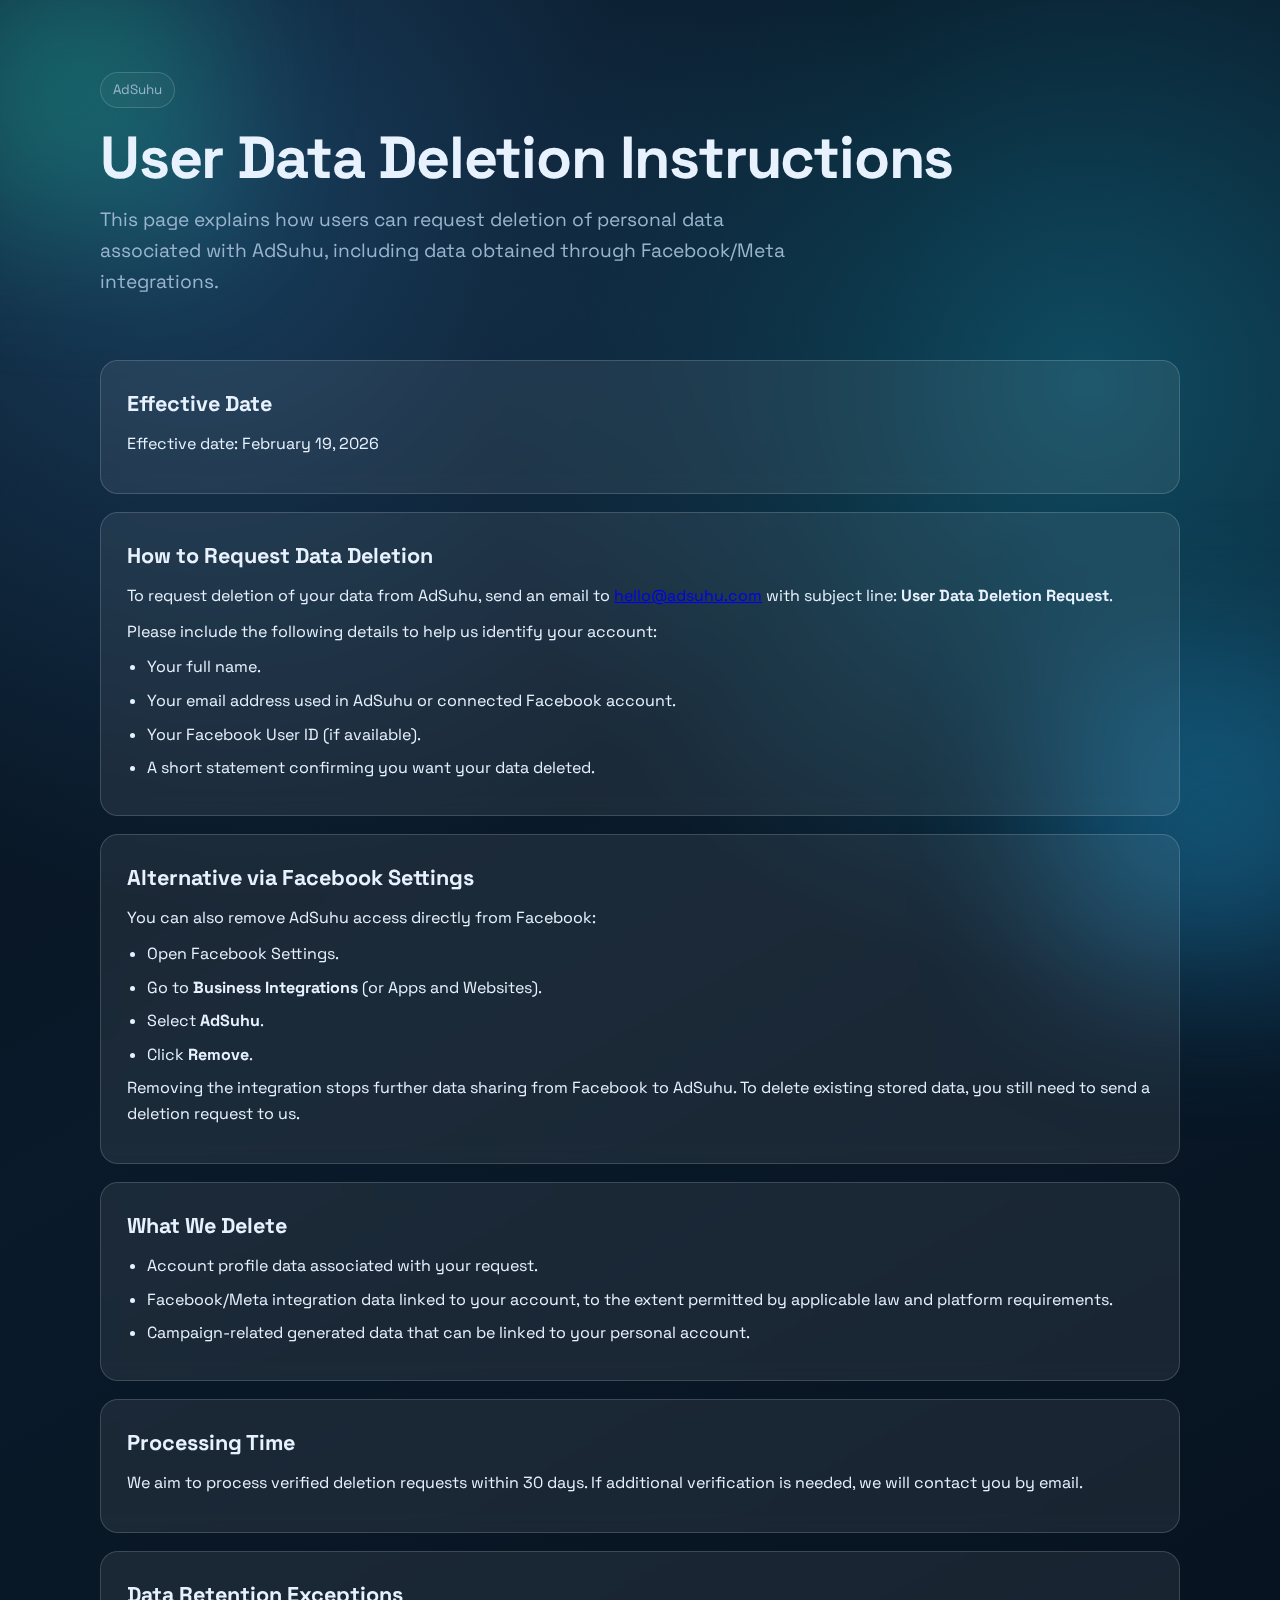
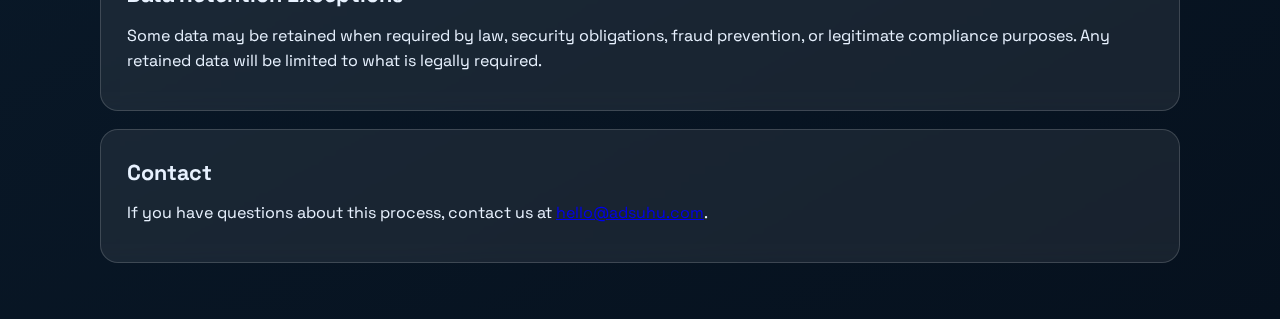
<file: deletion.html>
<!doctype html>
<html lang="en">
<head>
  <meta charset="UTF-8">
  <meta name="viewport" content="width=device-width, initial-scale=1.0">
  <title>User Data Deletion Instructions - AdSuhu</title>
  <link rel="preconnect" href="https://fonts.googleapis.com">
  <link rel="preconnect" href="https://fonts.gstatic.com" crossorigin>
  <link href="https://fonts.googleapis.com/css2?family=Space+Grotesk:wght@400;500;600;700&display=swap" rel="stylesheet">
  <link rel="stylesheet" href="styles.css">
</head>
<body>
  <div class="bg-glow bg-glow-1"></div>
  <div class="bg-glow bg-glow-2"></div>

  <header class="container hero">
    <p class="tag">AdSuhu</p>
    <h1 class="headline">User Data Deletion Instructions</h1>
    <p class="subheadline">This page explains how users can request deletion of personal data associated with AdSuhu, including data obtained through Facebook/Meta integrations.</p>
  </header>

  <main class="container stack">
    <section class="card">
      <h2>Effective Date</h2>
      <p>Effective date: February 19, 2026</p>
    </section>

    <section class="card">
      <h2>How to Request Data Deletion</h2>
      <p>To request deletion of your data from AdSuhu, send an email to <a href="mailto:hello@adsuhu.com?subject=User%20Data%20Deletion%20Request">hello@adsuhu.com</a> with subject line: <strong>User Data Deletion Request</strong>.</p>
      <p>Please include the following details to help us identify your account:</p>
      <ul>
        <li>Your full name.</li>
        <li>Your email address used in AdSuhu or connected Facebook account.</li>
        <li>Your Facebook User ID (if available).</li>
        <li>A short statement confirming you want your data deleted.</li>
      </ul>
    </section>

    <section class="card">
      <h2>Alternative via Facebook Settings</h2>
      <p>You can also remove AdSuhu access directly from Facebook:</p>
      <ul>
        <li>Open Facebook Settings.</li>
        <li>Go to <strong>Business Integrations</strong> (or Apps and Websites).</li>
        <li>Select <strong>AdSuhu</strong>.</li>
        <li>Click <strong>Remove</strong>.</li>
      </ul>
      <p>Removing the integration stops further data sharing from Facebook to AdSuhu. To delete existing stored data, you still need to send a deletion request to us.</p>
    </section>

    <section class="card">
      <h2>What We Delete</h2>
      <ul>
        <li>Account profile data associated with your request.</li>
        <li>Facebook/Meta integration data linked to your account, to the extent permitted by applicable law and platform requirements.</li>
        <li>Campaign-related generated data that can be linked to your personal account.</li>
      </ul>
    </section>

    <section class="card">
      <h2>Processing Time</h2>
      <p>We aim to process verified deletion requests within 30 days. If additional verification is needed, we will contact you by email.</p>
    </section>

    <section class="card">
      <h2>Data Retention Exceptions</h2>
      <p>Some data may be retained when required by law, security obligations, fraud prevention, or legitimate compliance purposes. Any retained data will be limited to what is legally required.</p>
    </section>

    <section class="card">
      <h2>Contact</h2>
      <p>If you have questions about this process, contact us at <a href="mailto:hello@adsuhu.com">hello@adsuhu.com</a>.</p>
    </section>
  </main>
</body>
</html>
</file>
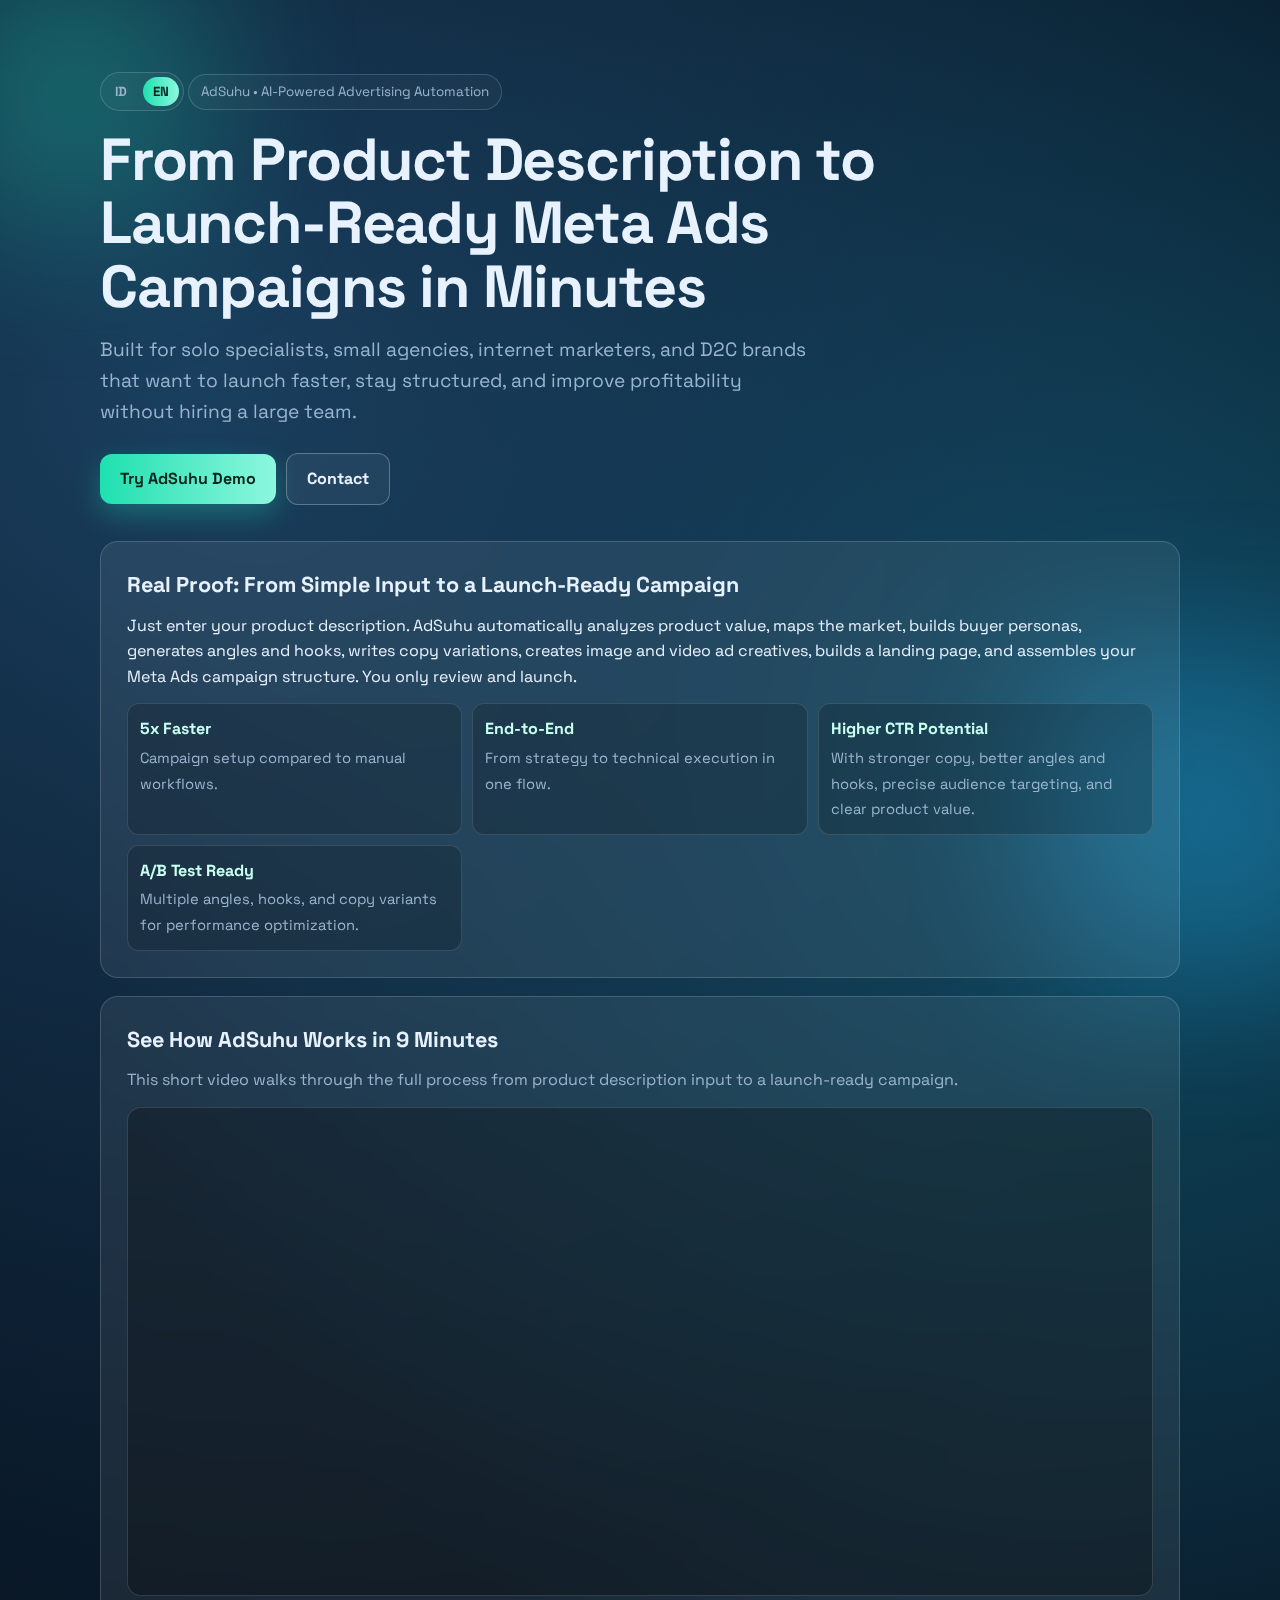
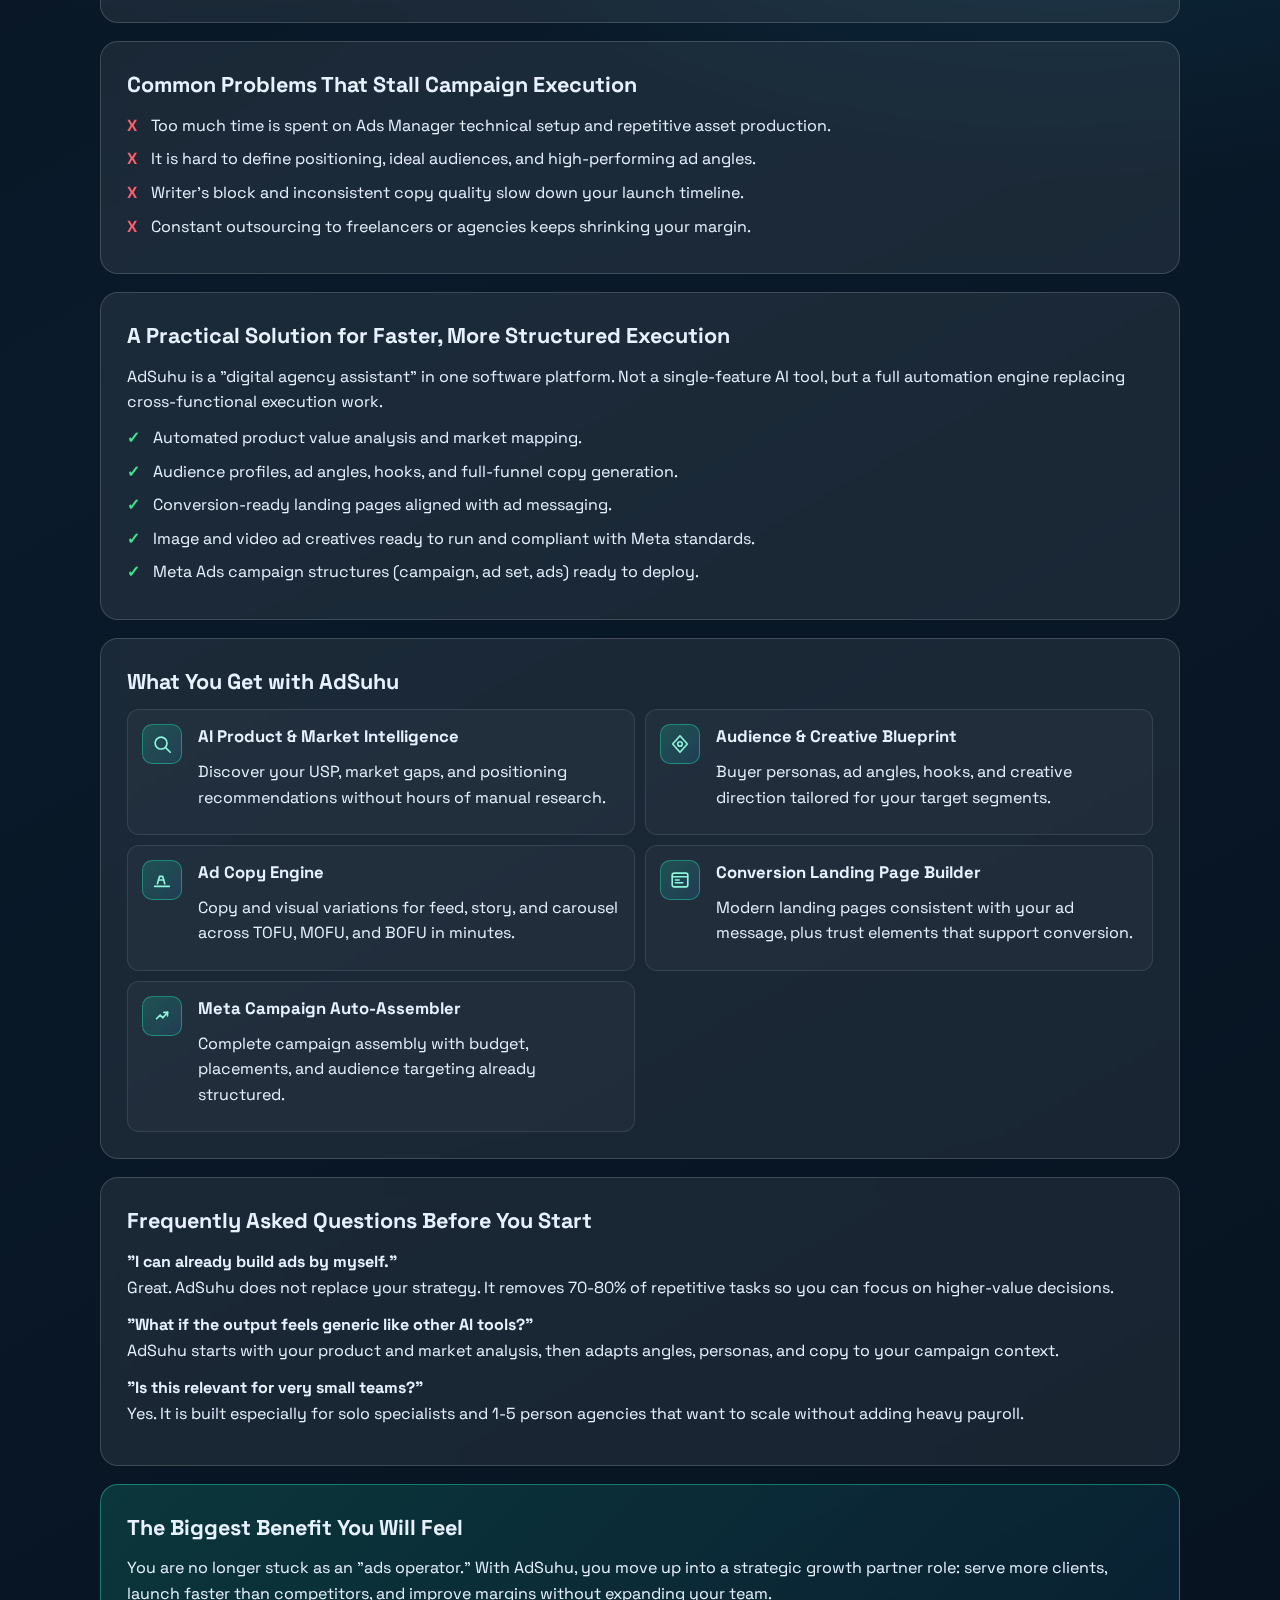
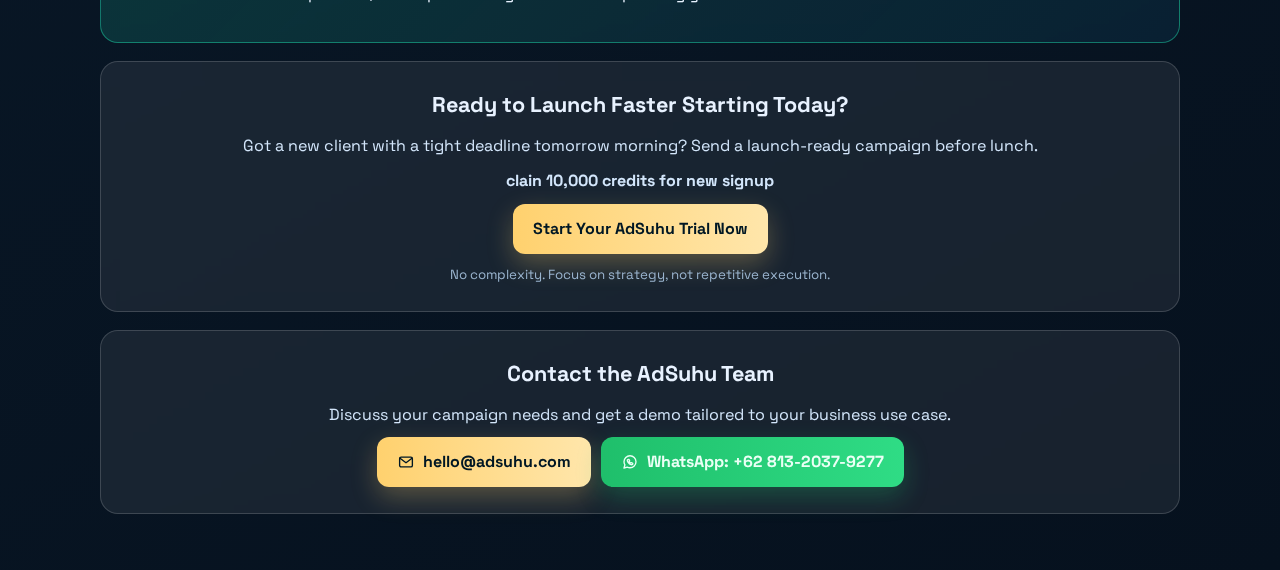
<file: index-en.html>
<!doctype html>
<html lang="en">
<head>
  <meta charset="UTF-8">
  <meta name="viewport" content="width=device-width, initial-scale=1.0">
  <title>AdSuhu - Launch-Ready Meta Ads Campaigns</title>
  <link rel="preconnect" href="https://fonts.googleapis.com">
  <link rel="preconnect" href="https://fonts.gstatic.com" crossorigin>
  <link href="https://fonts.googleapis.com/css2?family=Space+Grotesk:wght@400;500;600;700&display=swap" rel="stylesheet">
  <link rel="stylesheet" href="styles.css">
  <script src="meta-pixel.js"></script>
</head>
<body>
  <noscript>
    <img height="1" width="1" src="https://www.facebook.com/tr?id=2053197875221873&ev=PageView&noscript=1" alt="">
  </noscript>
  <div class="bg-glow bg-glow-1"></div>
  <div class="bg-glow bg-glow-2"></div>

  <header class="container hero">
    <nav class="lang-switch" aria-label="Language switcher">
      <a href="index.html">ID</a>
      <a href="index-en.html" class="is-active" aria-current="page">EN</a>
    </nav>
    <!-- <div class="brand">
      <img src="logo.png" alt="AdSuhu Logo">
    </div> -->
    <p class="tag">AdSuhu • AI-Powered Advertising Automation</p>
    <h1 class="headline">From Product Description to Launch-Ready Meta Ads Campaigns in Minutes</h1>
    <p class="subheadline">Built for solo specialists, small agencies, internet marketers, and D2C brands that want to launch faster, stay structured, and improve profitability without hiring a large team.</p>
    <div class="hero-actions">
      <a href="https://app.adsuhu.com" class="btn btn-primary">Try AdSuhu Demo</a>
      <a href="#contact" class="btn btn-outline">Contact</a>
    </div>
  </header>

  <main class="container stack">
    <section class="card" id="proof">
      <h2>Real Proof: From Simple Input to a Launch-Ready Campaign</h2>
      <p>Just enter your product description. AdSuhu automatically analyzes product value, maps the market, builds buyer personas, generates angles and hooks, writes copy variations, creates image and video ad creatives, builds a landing page, and assembles your Meta Ads campaign structure. You only review and launch.</p>
      <div class="proof-grid">
        <div>
          <strong>5x Faster</strong>
          <span>Campaign setup compared to manual workflows.</span>
        </div>
        <div>
          <strong>End-to-End</strong>
          <span>From strategy to technical execution in one flow.</span>
        </div>
        <div>
          <strong>Higher CTR Potential</strong>
          <span>With stronger copy, better angles and hooks, precise audience targeting, and clear product value.</span>
        </div>
        <div>
          <strong>A/B Test Ready</strong>
          <span>Multiple angles, hooks, and copy variants for performance optimization.</span>
        </div>
      </div>
    </section>

    <section class="card" id="video-intro">
      <h2>See How AdSuhu Works in 9 Minutes</h2>
      <p>This short video walks through the full process from product description input to a launch-ready campaign.</p>
      <div class="video-frame">
        <iframe width="100%" height="480" src="https://www.youtube.com/embed/5asTlaYoO9g?si=GFEkrz8GIYEoa3Ol" title="YouTube video player" frameborder="0" allow="accelerometer; autoplay; clipboard-write; encrypted-media; gyroscope; picture-in-picture; web-share" referrerpolicy="strict-origin-when-cross-origin" allowfullscreen></iframe>
      </div>
    </section>

    <section class="card" id="problem">
      <h2>Common Problems That Stall Campaign Execution</h2>
      <ul>
        <li>Too much time is spent on Ads Manager technical setup and repetitive asset production.</li>
        <li>It is hard to define positioning, ideal audiences, and high-performing ad angles.</li>
        <li>Writer's block and inconsistent copy quality slow down your launch timeline.</li>
        <li>Constant outsourcing to freelancers or agencies keeps shrinking your margin.</li>
      </ul>
    </section>

    <section class="card" id="solution">
      <h2>A Practical Solution for Faster, More Structured Execution</h2>
      <p>AdSuhu is a "digital agency assistant" in one software platform. Not a single-feature AI tool, but a full automation engine replacing cross-functional execution work.</p>
      <ul>
        <li>Automated product value analysis and market mapping.</li>
        <li>Audience profiles, ad angles, hooks, and full-funnel copy generation.</li>
        <li>Conversion-ready landing pages aligned with ad messaging.</li>
        <li>Image and video ad creatives ready to run and compliant with Meta standards.</li>
        <li>Meta Ads campaign structures (campaign, ad set, ads) ready to deploy.</li>
      </ul>
    </section>

    <section class="card" id="value-stack">
      <h2>What You Get with AdSuhu</h2>
      <div class="value-stack">
        <article>
          <div class="value-item">
            <div class="value-icon" aria-hidden="true">
              <svg viewBox="0 0 24 24" fill="none">
                <circle cx="11" cy="11" r="6.5"></circle>
                <path d="M16.2 16.2L21 21"></path>
              </svg>
            </div>
            <div>
              <h3>AI Product & Market Intelligence</h3>
              <p>Discover your USP, market gaps, and positioning recommendations without hours of manual research.</p>
            </div>
          </div>
        </article>
        <article>
          <div class="value-item">
            <div class="value-icon" aria-hidden="true">
              <svg viewBox="0 0 24 24" fill="none">
                <path d="M12 3L20 12L12 21L4 12L12 3Z"></path>
                <circle cx="12" cy="12" r="2.5"></circle>
              </svg>
            </div>
            <div>
              <h3>Audience & Creative Blueprint</h3>
              <p>Buyer personas, ad angles, hooks, and creative direction tailored for your target segments.</p>
            </div>
          </div>
        </article>
        <article>
          <div class="value-item">
            <div class="value-icon" aria-hidden="true">
              <svg viewBox="0 0 24 24" fill="none">
                <path d="M4 19h16"></path>
                <path d="M7 16l2.3-8h3.4l2.3 8"></path>
                <path d="M8.2 12h5.6"></path>
              </svg>
            </div>
            <div>
              <h3>Ad Copy Engine</h3>
              <p>Copy and visual variations for feed, story, and carousel across TOFU, MOFU, and BOFU in minutes.</p>
            </div>
          </div>
        </article>
        <article>
          <div class="value-item">
            <div class="value-icon" aria-hidden="true">
              <svg viewBox="0 0 24 24" fill="none">
                <rect x="3.5" y="4.5" width="17" height="15" rx="2"></rect>
                <path d="M3.5 8.5h17"></path>
                <path d="M7 12h4"></path>
                <path d="M7 15h8"></path>
              </svg>
            </div>
            <div>
              <h3>Conversion Landing Page Builder</h3>
              <p>Modern landing pages consistent with your ad message, plus trust elements that support conversion.</p>
            </div>
          </div>
        </article>
        <article>
          <div class="value-item">
            <div class="value-icon" aria-hidden="true">
              <svg viewBox="0 0 24 24" fill="none">
                <path d="M6 15l4-4 3 3 5-6"></path>
                <path d="M18 8h-4"></path>
                <path d="M18 8v4"></path>
              </svg>
            </div>
            <div>
              <h3>Meta Campaign Auto-Assembler</h3>
              <p>Complete campaign assembly with budget, placements, and audience targeting already structured.</p>
            </div>
          </div>
        </article>
      </div>
    </section>

    <section class="card" id="objection">
      <h2>Frequently Asked Questions Before You Start</h2>
      <div class="qa">
        <p><strong>"I can already build ads by myself."</strong><br>Great. AdSuhu does not replace your strategy. It removes 70-80% of repetitive tasks so you can focus on higher-value decisions.</p>
        <p><strong>"What if the output feels generic like other AI tools?"</strong><br>AdSuhu starts with your product and market analysis, then adapts angles, personas, and copy to your campaign context.</p>
        <p><strong>"Is this relevant for very small teams?"</strong><br>Yes. It is built especially for solo specialists and 1-5 person agencies that want to scale without adding heavy payroll.</p>
      </div>
    </section>

    <section class="card super-benefit" id="super-benefit">
      <h2>The Biggest Benefit You Will Feel</h2>
      <p>You are no longer stuck as an "ads operator." With AdSuhu, you move up into a strategic growth partner role: serve more clients, launch faster than competitors, and improve margins without expanding your team.</p>
    </section>

    <section class="card cta" id="final-cta">
      <h2>Ready to Launch Faster Starting Today?</h2>
      <p>Got a new client with a tight deadline tomorrow morning? Send a launch-ready campaign before lunch.</p>
      <p><strong>clain 10,000 credits for new signup</strong></p>
      <a href="https://app.adsuhu.com" class="btn btn-secondary">Start Your AdSuhu Trial Now</a>
      <small>No complexity. Focus on strategy, not repetitive execution.</small>
    </section>

    <section class="card cta" id="contact">
      <h2>Contact the AdSuhu Team</h2>
      <p>Discuss your campaign needs and get a demo tailored to your business use case.</p>
      <div class="contact-actions">
        <a href="mailto:hello@adsuhu.com?subject=Ask%20About%20AdSuhu%20Product&body=I%20would%20like%20to%20ask%20about%20the%20AdSuhu%20product." class="btn btn-secondary">
          <svg class="btn-icon" viewBox="0 0 24 24" fill="none" aria-hidden="true">
            <rect x="3.5" y="5.5" width="17" height="13" rx="2"></rect>
            <path d="M4 7l8 6 8-6"></path>
          </svg>
          hello@adsuhu.com
        </a>
        <a href="https://wa.me/6281320379277?text=Hi%2C%20I%20would%20like%20to%20ask%20about%20the%20AdSuhu%20product." class="btn btn-whatsapp" target="_blank" rel="noopener noreferrer">
          <svg class="btn-icon" viewBox="0 0 24 24" fill="none" aria-hidden="true">
            <path d="M20 11.6c0 4.4-3.6 8-8 8-1.3 0-2.5-.3-3.6-.8L4 20l1.2-4.1c-.8-1.3-1.2-2.7-1.2-4.3 0-4.4 3.6-8 8-8s8 3.6 8 8z"></path>
            <path d="M9.2 8.9c.2-.4.4-.4.7-.4h.6c.2 0 .4 0 .5.4l.4 1.1c.1.3.1.5 0 .6l-.4.5c-.1.1-.2.2-.1.4.3.6.8 1.1 1.4 1.5.4.3.6.3.8.2l.6-.3c.2-.1.4 0 .6.1l1 .5c.3.1.4.3.4.5v.6c0 .3-.1.5-.4.7-.3.2-.8.4-1.4.3-.8-.1-1.8-.4-3.1-1.6-1.5-1.4-2.1-2.7-2.3-3.6-.2-.7 0-1.2.3-1.5z"></path>
          </svg>
          WhatsApp: +62 813-2037-9277
        </a>
      </div>
    </section>
  </main>
</body>
</html>
</file>
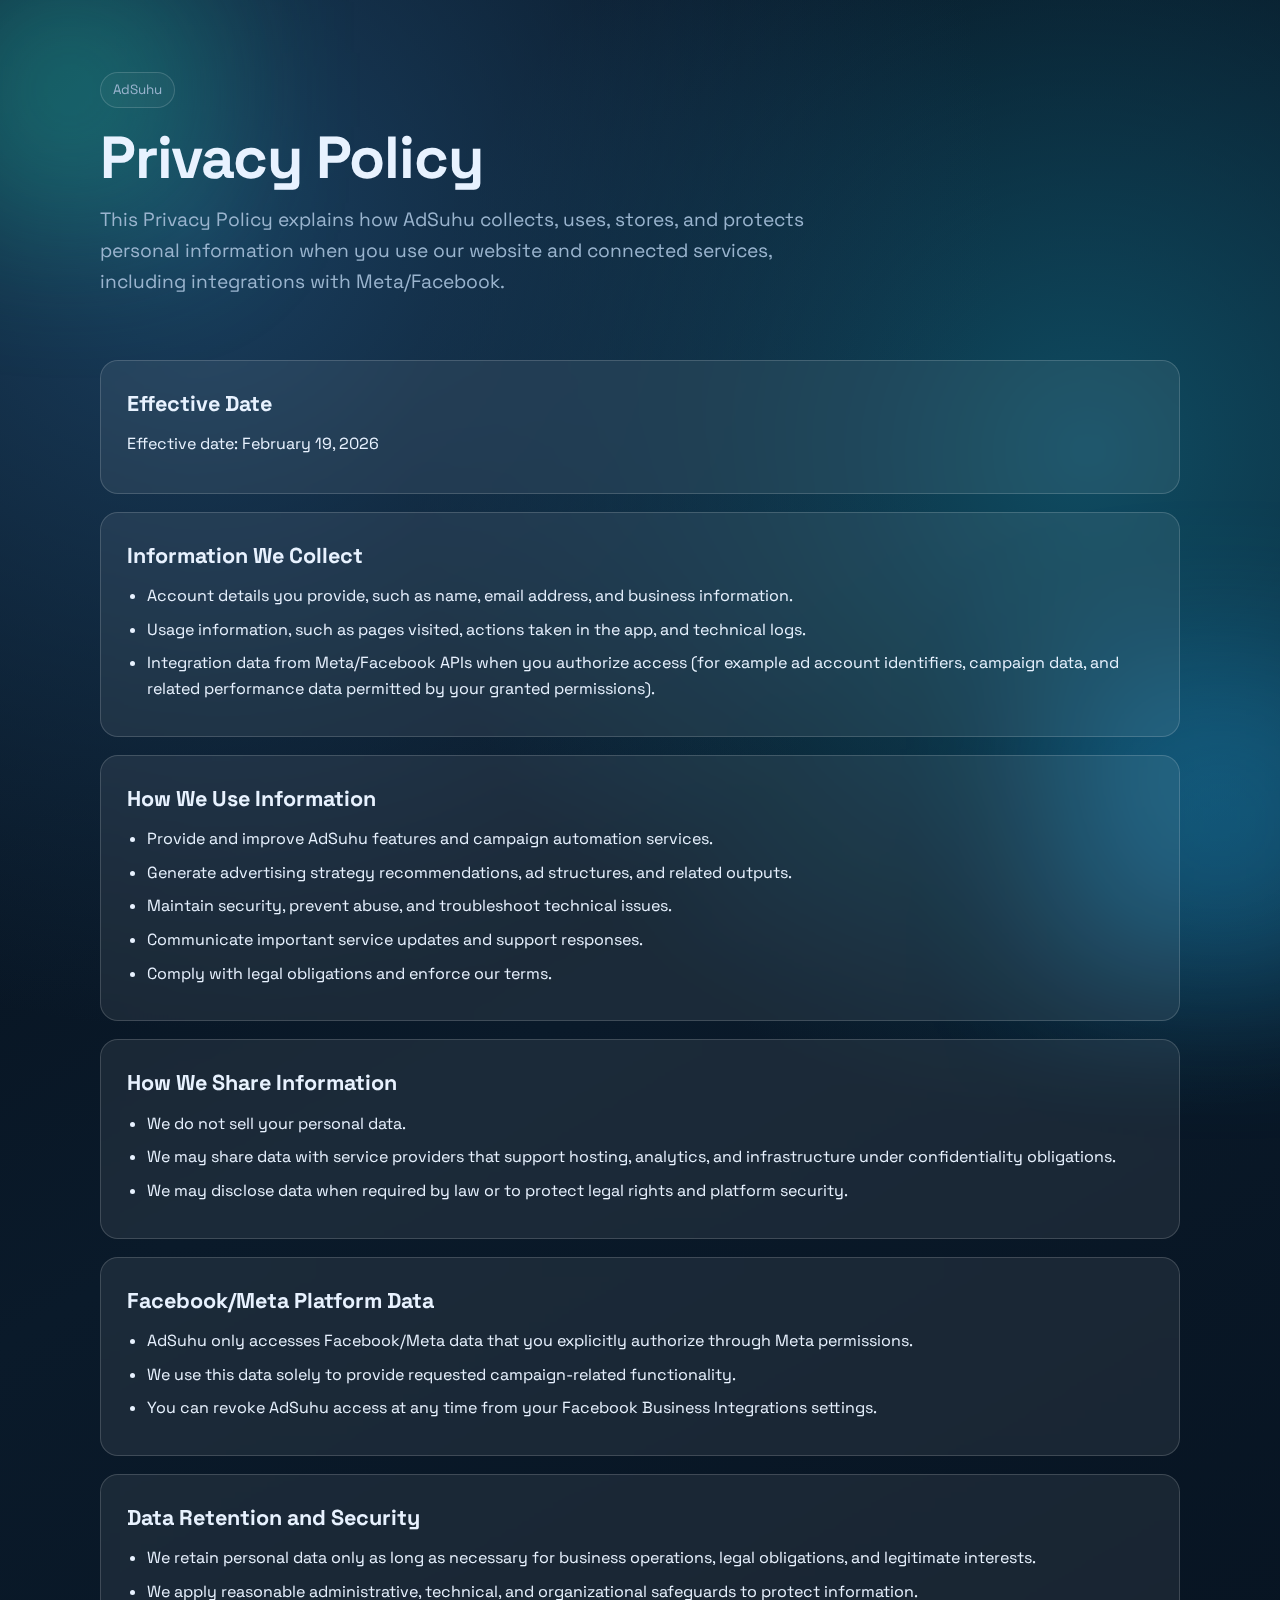
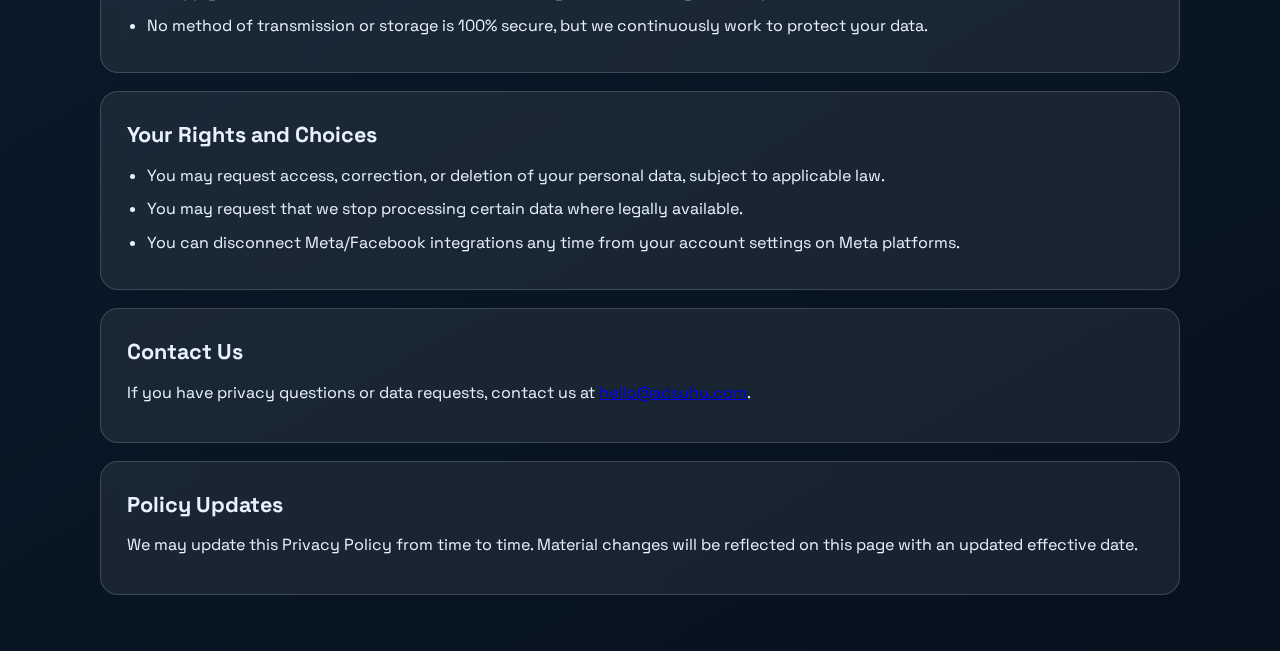
<file: privacy.html>
<!doctype html>
<html lang="en">
<head>
  <meta charset="UTF-8">
  <meta name="viewport" content="width=device-width, initial-scale=1.0">
  <title>Privacy Policy - AdSuhu</title>
  <link rel="preconnect" href="https://fonts.googleapis.com">
  <link rel="preconnect" href="https://fonts.gstatic.com" crossorigin>
  <link href="https://fonts.googleapis.com/css2?family=Space+Grotesk:wght@400;500;600;700&display=swap" rel="stylesheet">
  <link rel="stylesheet" href="styles.css">
</head>
<body>
  <div class="bg-glow bg-glow-1"></div>
  <div class="bg-glow bg-glow-2"></div>

  <header class="container hero">
    <p class="tag">AdSuhu</p>
    <h1 class="headline">Privacy Policy</h1>
    <p class="subheadline">This Privacy Policy explains how AdSuhu collects, uses, stores, and protects personal information when you use our website and connected services, including integrations with Meta/Facebook.</p>
  </header>

  <main class="container stack">
    <section class="card">
      <h2>Effective Date</h2>
      <p>Effective date: February 19, 2026</p>
    </section>

    <section class="card">
      <h2>Information We Collect</h2>
      <ul>
        <li>Account details you provide, such as name, email address, and business information.</li>
        <li>Usage information, such as pages visited, actions taken in the app, and technical logs.</li>
        <li>Integration data from Meta/Facebook APIs when you authorize access (for example ad account identifiers, campaign data, and related performance data permitted by your granted permissions).</li>
      </ul>
    </section>

    <section class="card">
      <h2>How We Use Information</h2>
      <ul>
        <li>Provide and improve AdSuhu features and campaign automation services.</li>
        <li>Generate advertising strategy recommendations, ad structures, and related outputs.</li>
        <li>Maintain security, prevent abuse, and troubleshoot technical issues.</li>
        <li>Communicate important service updates and support responses.</li>
        <li>Comply with legal obligations and enforce our terms.</li>
      </ul>
    </section>

    <section class="card">
      <h2>How We Share Information</h2>
      <ul>
        <li>We do not sell your personal data.</li>
        <li>We may share data with service providers that support hosting, analytics, and infrastructure under confidentiality obligations.</li>
        <li>We may disclose data when required by law or to protect legal rights and platform security.</li>
      </ul>
    </section>

    <section class="card">
      <h2>Facebook/Meta Platform Data</h2>
      <ul>
        <li>AdSuhu only accesses Facebook/Meta data that you explicitly authorize through Meta permissions.</li>
        <li>We use this data solely to provide requested campaign-related functionality.</li>
        <li>You can revoke AdSuhu access at any time from your Facebook Business Integrations settings.</li>
      </ul>
    </section>

    <section class="card">
      <h2>Data Retention and Security</h2>
      <ul>
        <li>We retain personal data only as long as necessary for business operations, legal obligations, and legitimate interests.</li>
        <li>We apply reasonable administrative, technical, and organizational safeguards to protect information.</li>
        <li>No method of transmission or storage is 100% secure, but we continuously work to protect your data.</li>
      </ul>
    </section>

    <section class="card">
      <h2>Your Rights and Choices</h2>
      <ul>
        <li>You may request access, correction, or deletion of your personal data, subject to applicable law.</li>
        <li>You may request that we stop processing certain data where legally available.</li>
        <li>You can disconnect Meta/Facebook integrations any time from your account settings on Meta platforms.</li>
      </ul>
    </section>

    <section class="card">
      <h2>Contact Us</h2>
      <p>If you have privacy questions or data requests, contact us at <a href="mailto:hello@adsuhu.com">hello@adsuhu.com</a>.</p>
    </section>

    <section class="card">
      <h2>Policy Updates</h2>
      <p>We may update this Privacy Policy from time to time. Material changes will be reflected on this page with an updated effective date.</p>
    </section>
  </main>
</body>
</html>
</file>
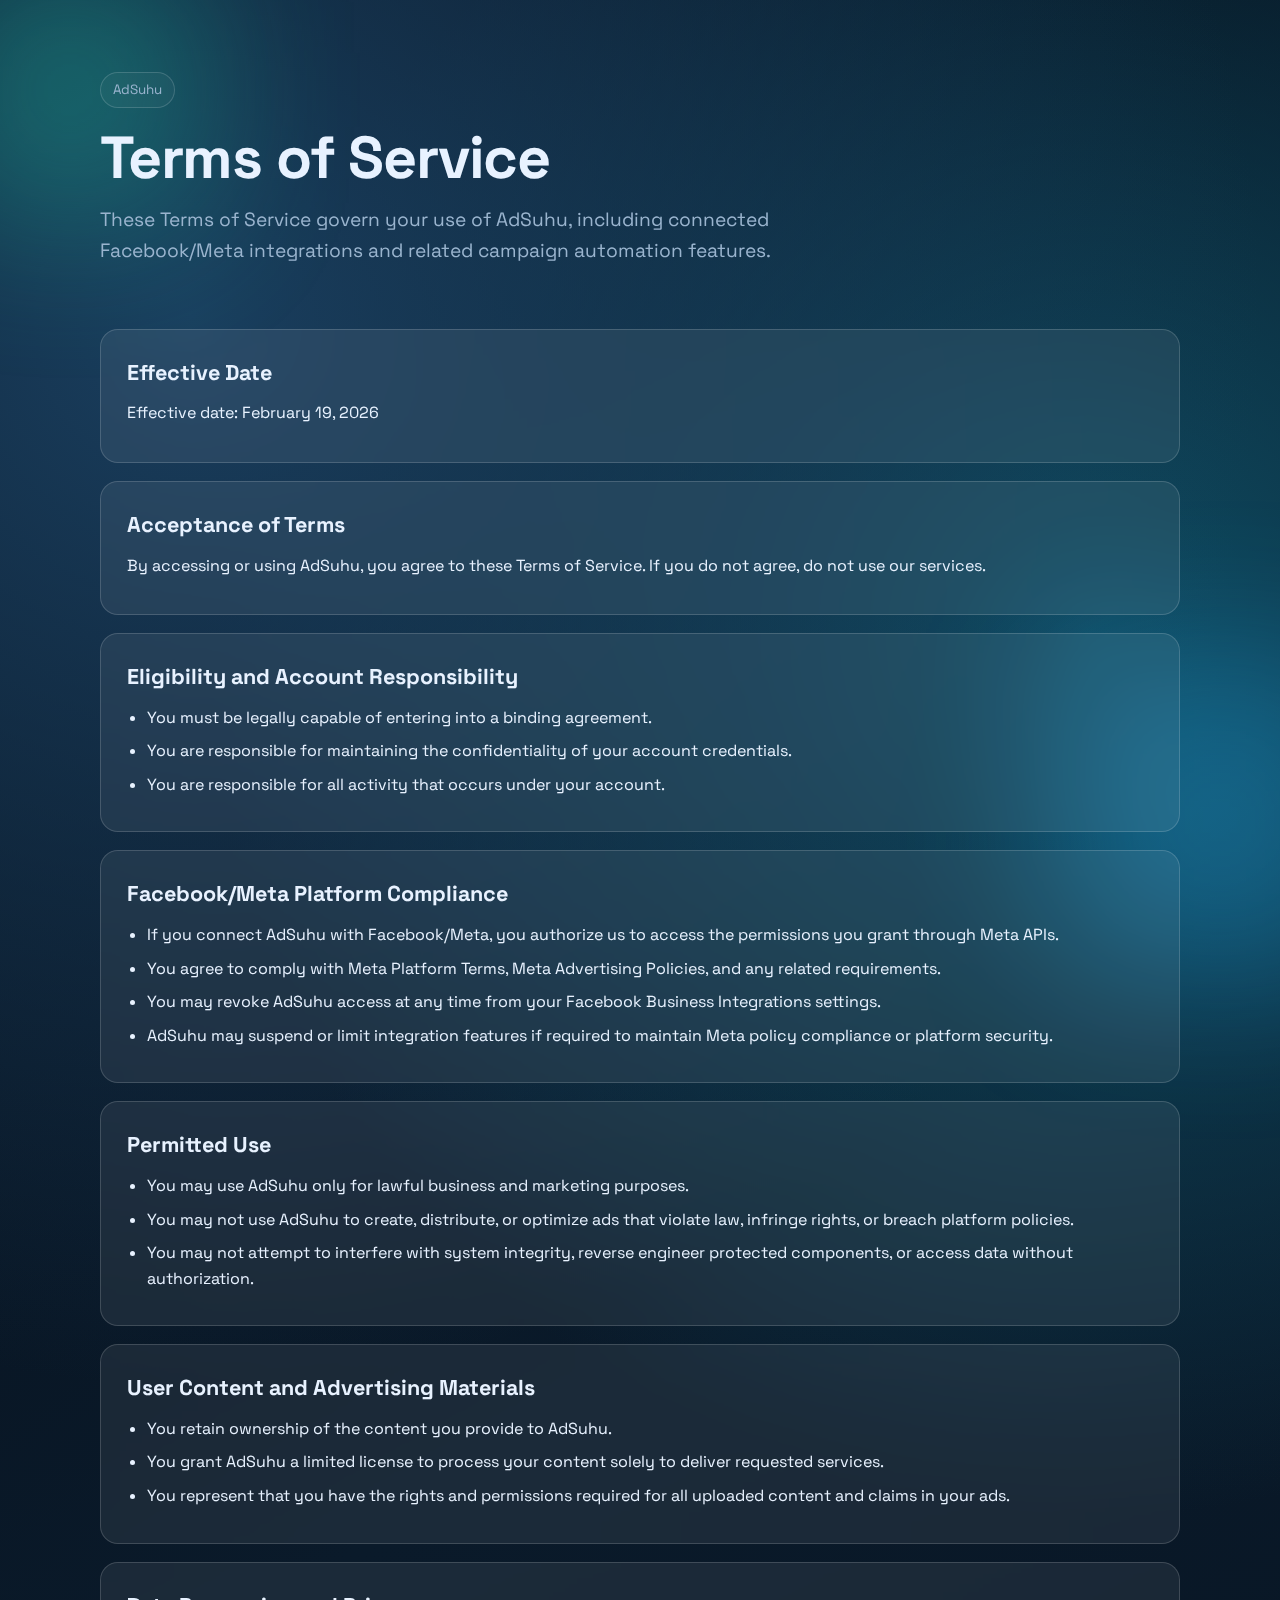
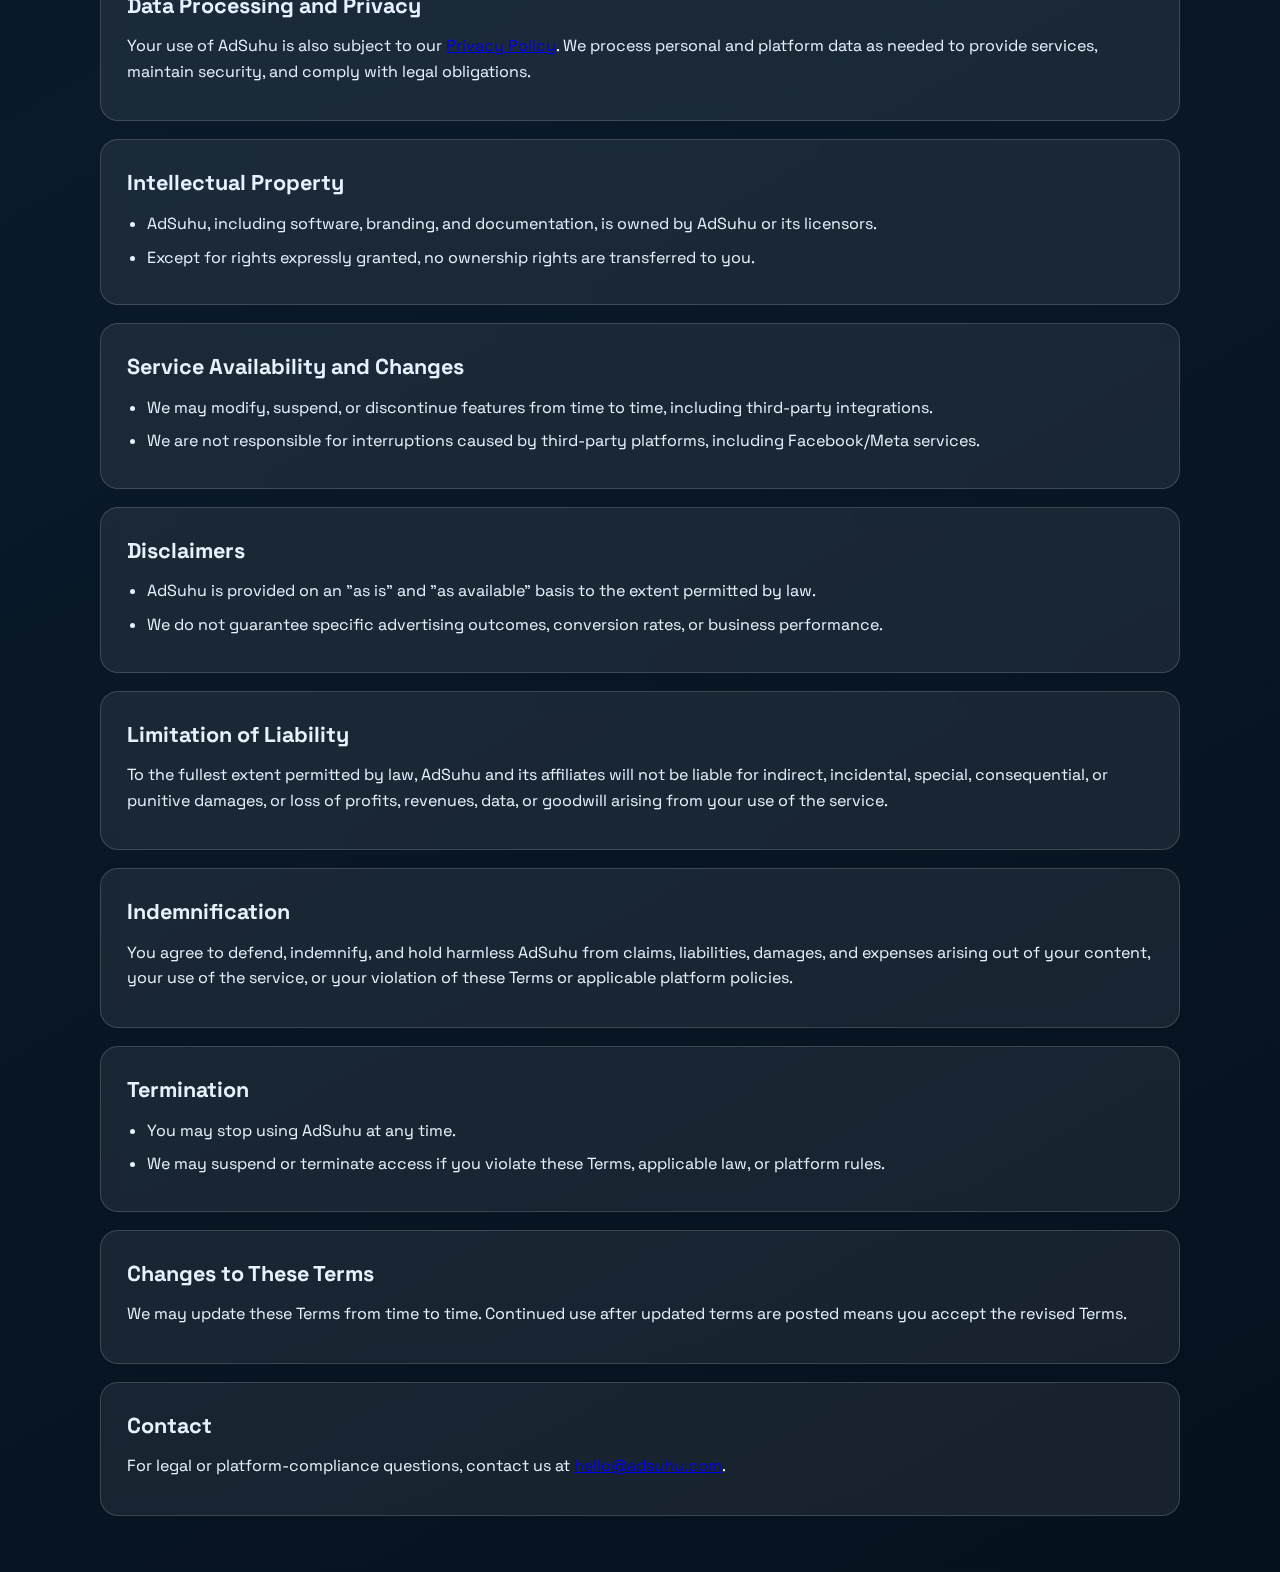
<file: terms.html>
<!doctype html>
<html lang="en">
<head>
  <meta charset="UTF-8">
  <meta name="viewport" content="width=device-width, initial-scale=1.0">
  <title>Terms of Service - AdSuhu</title>
  <link rel="preconnect" href="https://fonts.googleapis.com">
  <link rel="preconnect" href="https://fonts.gstatic.com" crossorigin>
  <link href="https://fonts.googleapis.com/css2?family=Space+Grotesk:wght@400;500;600;700&display=swap" rel="stylesheet">
  <link rel="stylesheet" href="styles.css">
</head>
<body>
  <div class="bg-glow bg-glow-1"></div>
  <div class="bg-glow bg-glow-2"></div>

  <header class="container hero">
    <p class="tag">AdSuhu</p>
    <h1 class="headline">Terms of Service</h1>
    <p class="subheadline">These Terms of Service govern your use of AdSuhu, including connected Facebook/Meta integrations and related campaign automation features.</p>
  </header>

  <main class="container stack">
    <section class="card">
      <h2>Effective Date</h2>
      <p>Effective date: February 19, 2026</p>
    </section>

    <section class="card">
      <h2>Acceptance of Terms</h2>
      <p>By accessing or using AdSuhu, you agree to these Terms of Service. If you do not agree, do not use our services.</p>
    </section>

    <section class="card">
      <h2>Eligibility and Account Responsibility</h2>
      <ul>
        <li>You must be legally capable of entering into a binding agreement.</li>
        <li>You are responsible for maintaining the confidentiality of your account credentials.</li>
        <li>You are responsible for all activity that occurs under your account.</li>
      </ul>
    </section>

    <section class="card">
      <h2>Facebook/Meta Platform Compliance</h2>
      <ul>
        <li>If you connect AdSuhu with Facebook/Meta, you authorize us to access the permissions you grant through Meta APIs.</li>
        <li>You agree to comply with Meta Platform Terms, Meta Advertising Policies, and any related requirements.</li>
        <li>You may revoke AdSuhu access at any time from your Facebook Business Integrations settings.</li>
        <li>AdSuhu may suspend or limit integration features if required to maintain Meta policy compliance or platform security.</li>
      </ul>
    </section>

    <section class="card">
      <h2>Permitted Use</h2>
      <ul>
        <li>You may use AdSuhu only for lawful business and marketing purposes.</li>
        <li>You may not use AdSuhu to create, distribute, or optimize ads that violate law, infringe rights, or breach platform policies.</li>
        <li>You may not attempt to interfere with system integrity, reverse engineer protected components, or access data without authorization.</li>
      </ul>
    </section>

    <section class="card">
      <h2>User Content and Advertising Materials</h2>
      <ul>
        <li>You retain ownership of the content you provide to AdSuhu.</li>
        <li>You grant AdSuhu a limited license to process your content solely to deliver requested services.</li>
        <li>You represent that you have the rights and permissions required for all uploaded content and claims in your ads.</li>
      </ul>
    </section>

    <section class="card">
      <h2>Data Processing and Privacy</h2>
      <p>Your use of AdSuhu is also subject to our <a href="privacy.html">Privacy Policy</a>. We process personal and platform data as needed to provide services, maintain security, and comply with legal obligations.</p>
    </section>

    <section class="card">
      <h2>Intellectual Property</h2>
      <ul>
        <li>AdSuhu, including software, branding, and documentation, is owned by AdSuhu or its licensors.</li>
        <li>Except for rights expressly granted, no ownership rights are transferred to you.</li>
      </ul>
    </section>

    <section class="card">
      <h2>Service Availability and Changes</h2>
      <ul>
        <li>We may modify, suspend, or discontinue features from time to time, including third-party integrations.</li>
        <li>We are not responsible for interruptions caused by third-party platforms, including Facebook/Meta services.</li>
      </ul>
    </section>

    <section class="card">
      <h2>Disclaimers</h2>
      <ul>
        <li>AdSuhu is provided on an "as is" and "as available" basis to the extent permitted by law.</li>
        <li>We do not guarantee specific advertising outcomes, conversion rates, or business performance.</li>
      </ul>
    </section>

    <section class="card">
      <h2>Limitation of Liability</h2>
      <p>To the fullest extent permitted by law, AdSuhu and its affiliates will not be liable for indirect, incidental, special, consequential, or punitive damages, or loss of profits, revenues, data, or goodwill arising from your use of the service.</p>
    </section>

    <section class="card">
      <h2>Indemnification</h2>
      <p>You agree to defend, indemnify, and hold harmless AdSuhu from claims, liabilities, damages, and expenses arising out of your content, your use of the service, or your violation of these Terms or applicable platform policies.</p>
    </section>

    <section class="card">
      <h2>Termination</h2>
      <ul>
        <li>You may stop using AdSuhu at any time.</li>
        <li>We may suspend or terminate access if you violate these Terms, applicable law, or platform rules.</li>
      </ul>
    </section>

    <section class="card">
      <h2>Changes to These Terms</h2>
      <p>We may update these Terms from time to time. Continued use after updated terms are posted means you accept the revised Terms.</p>
    </section>

    <section class="card">
      <h2>Contact</h2>
      <p>For legal or platform-compliance questions, contact us at <a href="mailto:hello@adsuhu.com">hello@adsuhu.com</a>.</p>
    </section>
  </main>
</body>
</html>
</file>
<file: styles.css>
:root {
  --bg: #081523;
  --bg-soft: #0d2032;
  --card: rgba(255, 255, 255, 0.07);
  --line: rgba(255, 255, 255, 0.16);
  --text: #e8f2ff;
  --muted: #9ab4ce;
  --primary: #1fe0b0;
  --primary-2: #25b9ff;
  --accent: #ffd16e;
}

* {
  box-sizing: border-box;
}

body {
  margin: 0;
  font-family: "Space Grotesk", sans-serif;
  color: var(--text);
  background:
    radial-gradient(circle at 15% 10%, #1a3f5f 0%, transparent 35%),
    radial-gradient(circle at 85% 20%, #0f4c62 0%, transparent 32%),
    linear-gradient(150deg, #050d18 0%, #0a1a2a 45%, #06111e 100%);
  min-height: 100vh;
  line-height: 1.6;
  position: relative;
  overflow-x: hidden;
}

.bg-glow {
  position: fixed;
  filter: blur(80px);
  opacity: 0.3;
  pointer-events: none;
  z-index: 0;
}

.bg-glow-1 {
  width: 260px;
  height: 260px;
  background: #1fe0b0;
  top: -40px;
  left: -60px;
}

.bg-glow-2 {
  width: 320px;
  height: 320px;
  background: #25b9ff;
  right: -100px;
  bottom: -80px;
}

.container {
  width: min(1080px, 92vw);
  margin: 0 auto;
  position: relative;
  z-index: 1;
}

.hero {
  padding: 72px 0 36px;
}

.lang-switch {
  display: inline-flex;
  align-items: center;
  gap: 6px;
  margin: 0 0 14px;
  padding: 4px;
  border: 1px solid var(--line);
  border-radius: 999px;
  background: rgba(255, 255, 255, 0.03);
}

.lang-switch a {
  display: inline-block;
  padding: 4px 10px;
  border-radius: 999px;
  text-decoration: none;
  color: var(--muted);
  font-size: 0.82rem;
  font-weight: 700;
}

.lang-switch a.is-active {
  color: #06251d;
  background: linear-gradient(90deg, var(--primary), #8df7de);
}

.brand {
  margin: 0 0 12px;
}

.brand img {
  display: block;
  width: clamp(110px, 16vw, 170px);
  height: auto;
  object-fit: contain;
}

.tag {
  display: inline-block;
  margin: 0 0 18px;
  padding: 6px 12px;
  border: 1px solid var(--line);
  border-radius: 999px;
  background: rgba(255, 255, 255, 0.03);
  color: var(--muted);
  font-size: 0.84rem;
}

.headline {
  margin: 0 0 16px;
  font-size: clamp(2rem, 5vw, 3.7rem);
  line-height: 1.08;
  letter-spacing: -0.02em;
  max-width: 900px;
}

.subheadline {
  margin: 0 0 26px;
  color: var(--muted);
  max-width: 720px;
  font-size: clamp(1rem, 2vw, 1.2rem);
}

.btn {
  display: inline-block;
  align-items: center;
  gap: 8px;
  text-decoration: none;
  border-radius: 12px;
  padding: 12px 20px;
  font-weight: 700;
  transition: transform 0.2s ease, box-shadow 0.2s ease, opacity 0.2s ease;
  display: inline-flex;
}

.btn:hover {
  transform: translateY(-2px);
}

.hero-actions {
  display: flex;
  gap: 10px;
  align-items: center;
  flex-wrap: wrap;
}

.btn-primary {
  color: #05251c;
  background: linear-gradient(90deg, var(--primary), #8df7de);
  box-shadow: 0 10px 28px rgba(31, 224, 176, 0.3);
}

.btn-outline {
  color: var(--text);
  border: 1px solid rgba(255, 255, 255, 0.28);
  background: rgba(255, 255, 255, 0.05);
}

.btn-outline:hover {
  box-shadow: 0 8px 20px rgba(0, 0, 0, 0.22);
}

.btn-secondary {
  color: #001724;
  background: linear-gradient(90deg, var(--accent), #ffe6ab);
  box-shadow: 0 10px 26px rgba(255, 209, 110, 0.28);
}

.btn-whatsapp {
  color: #eafff5;
  background: linear-gradient(90deg, #1fbf6b, #2fdc85);
  box-shadow: 0 10px 24px rgba(31, 191, 107, 0.28);
}

.stack {
  display: grid;
  gap: 18px;
  padding-bottom: 56px;
}

.card {
  background: var(--card);
  border: 1px solid var(--line);
  border-radius: 18px;
  padding: 26px;
  backdrop-filter: blur(8px);
}

h2 {
  margin: 0 0 10px;
  font-size: 1.35rem;
}

h3 {
  margin: 0 0 8px;
  font-size: 1.04rem;
}

p {
  margin: 0 0 10px;
}

ul {
  margin: 0;
  padding-left: 20px;
}

li {
  margin-bottom: 8px;
}

#problem ul {
  list-style: none;
  padding-left: 0;
}

#problem li {
  position: relative;
  padding-left: 24px;
}

#problem li::before {
  content: "X";
  position: absolute;
  left: 0;
  top: 0;
  color: #ff5f6d;
  font-weight: 700;
}

#solution ul {
  list-style: none;
  padding-left: 0;
}

#solution li {
  position: relative;
  padding-left: 26px;
}

#solution li::before {
  content: "✓";
  position: absolute;
  left: 0;
  top: 0;
  color: #3fe28f;
  font-weight: 700;
}

.proof-grid {
  margin-top: 14px;
  display: grid;
  grid-template-columns: repeat(3, minmax(0, 1fr));
  gap: 10px;
}

.proof-grid div {
  background: rgba(0, 0, 0, 0.18);
  border: 1px solid rgba(255, 255, 255, 0.12);
  border-radius: 12px;
  padding: 12px;
}

.proof-grid strong {
  display: block;
  margin-bottom: 3px;
  color: #c7fff1;
}

.proof-grid span {
  color: var(--muted);
  font-size: 0.92rem;
}

#video-intro p {
  color: var(--muted);
}

.video-frame {
  margin-top: 14px;
  border-radius: 14px;
  overflow: hidden;
  border: 1px solid rgba(255, 255, 255, 0.14);
  background: rgba(0, 0, 0, 0.28);
}

.video-frame video {
  display: block;
  width: 100%;
  height: auto;
  aspect-ratio: 16 / 9;
}

.value-stack {
  display: grid;
  grid-template-columns: repeat(2, minmax(0, 1fr));
  gap: 10px;
}

.value-stack article {
  border: 1px solid rgba(255, 255, 255, 0.1);
  background: rgba(255, 255, 255, 0.03);
  border-radius: 12px;
  padding: 14px;
}

.value-item {
  display: grid;
  grid-template-columns: 44px 1fr;
  gap: 12px;
  align-items: start;
}

.value-icon {
  width: 40px;
  height: 40px;
  border-radius: 10px;
  border: 1px solid rgba(31, 224, 176, 0.45);
  background: linear-gradient(135deg, rgba(31, 224, 176, 0.2), rgba(37, 185, 255, 0.12));
  display: grid;
  place-items: center;
  color: #8ff5dc;
}

.value-icon svg {
  width: 22px;
  height: 22px;
  stroke: currentColor;
  stroke-width: 1.8;
  stroke-linecap: round;
  stroke-linejoin: round;
}

.qa p {
  margin-bottom: 12px;
}

.super-benefit {
  border-color: rgba(31, 224, 176, 0.45);
  background: linear-gradient(135deg, rgba(31, 224, 176, 0.16), rgba(37, 185, 255, 0.08));
}

.cta {
  text-align: center;
}

.cta p {
  color: #d3e6fb;
}

.cta small {
  display: block;
  margin-top: 10px;
  color: var(--muted);
}

.contact-actions {
  display: flex;
  justify-content: center;
  align-items: center;
  gap: 10px;
  flex-wrap: wrap;
}

.btn-icon {
  width: 18px;
  height: 18px;
  stroke: currentColor;
  stroke-width: 1.8;
  stroke-linecap: round;
  stroke-linejoin: round;
  flex: 0 0 auto;
}

@media (max-width: 820px) {
  .proof-grid {
    grid-template-columns: 1fr;
  }

  .value-stack {
    grid-template-columns: 1fr;
  }

  .hero {
    padding-top: 52px;
  }
}
</file>
